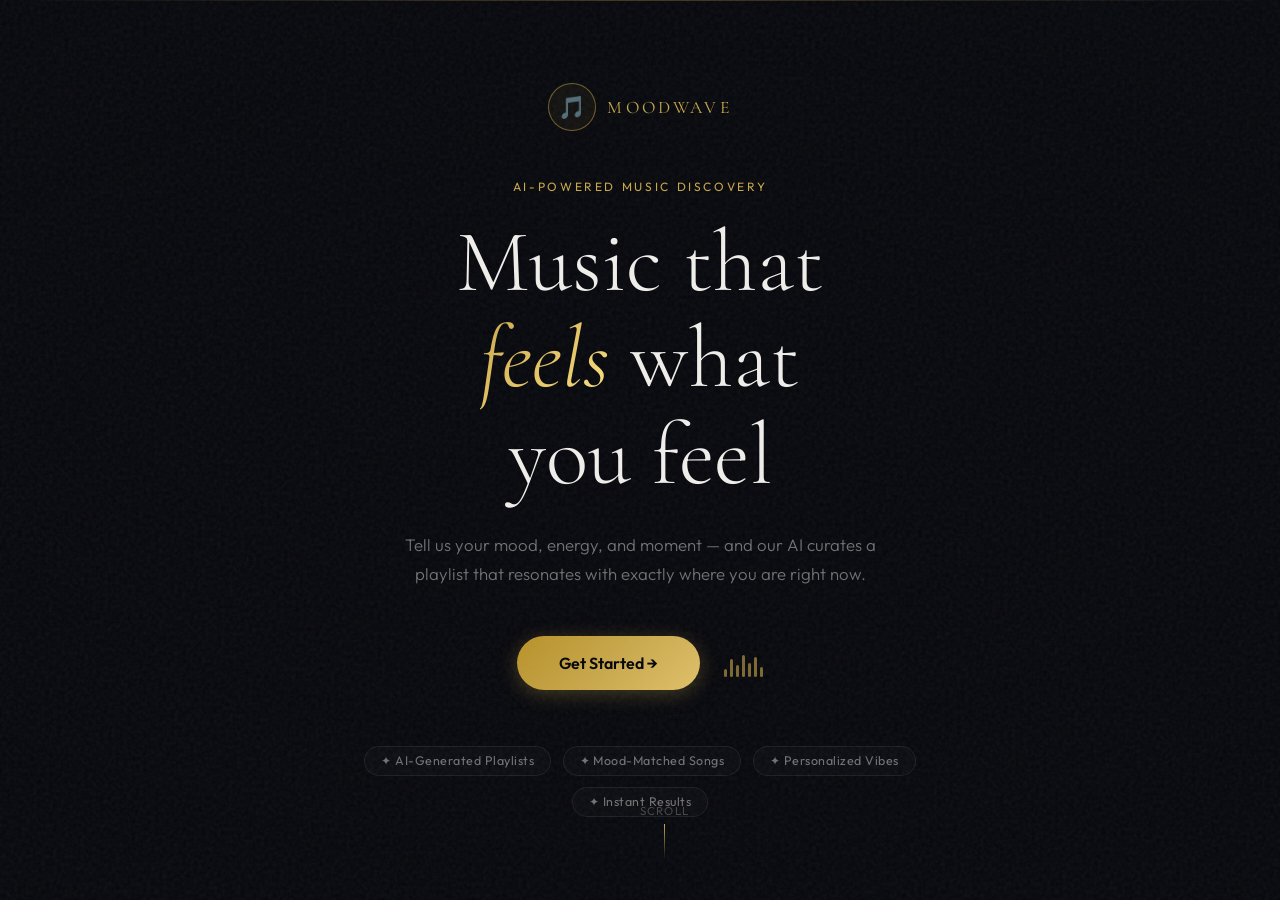
<file: index.html>
<!DOCTYPE html>
<html lang="en">
<head>
  <meta charset="UTF-8"/>
  <meta name="viewport" content="width=device-width, initial-scale=1.0"/>
  <title>MoodWave — Music That Feels You</title>
  <link rel="stylesheet" href="style.css"/>
  <style>
    /* ── LANDING SPECIFIC ── */
    .landing-wrap {
      position: relative; z-index: 1;
      min-height: 100vh;
      display: grid;
      place-items: center;
      padding: 2rem;
    }

    .hero {
      text-align: center;
      max-width: 680px;
      animation: fadeUp 0.9s ease both;
    }

    .logo-mark {
      display: inline-flex;
      align-items: center;
      gap: 0.7rem;
      margin-bottom: 3rem;
      animation: fadeUp 0.6s ease both;
    }

    .logo-ring {
      width: 48px; height: 48px;
      border-radius: 50%;
      border: 1.5px solid rgba(201,168,76,0.5);
      display: grid;
      place-items: center;
      font-size: 1.4rem;
      background: rgba(201,168,76,0.06);
      animation: float 4s ease-in-out infinite;
    }

    .logo-name {
      font-family: var(--font-display);
      font-size: 1.1rem;
      font-weight: 400;
      letter-spacing: 0.18em;
      text-transform: uppercase;
      color: var(--gold);
    }

    .hero-eyebrow {
      font-size: 0.75rem;
      letter-spacing: 0.22em;
      text-transform: uppercase;
      color: var(--gold);
      margin-bottom: 1.2rem;
      opacity: 0.8;
      animation: fadeUp 0.7s ease both 0.1s;
    }

    .hero-title {
      font-family: var(--font-display);
      font-size: clamp(3rem, 8vw, 5.5rem);
      font-weight: 300;
      line-height: 1.1;
      margin-bottom: 1.6rem;
      animation: fadeUp 0.8s ease both 0.15s;
    }

    .hero-title em {
      font-style: italic;
      background: linear-gradient(135deg, var(--gold) 0%, var(--gold2) 60%, #fde68a 100%);
      -webkit-background-clip: text;
      background-clip: text;
      -webkit-text-fill-color: transparent;
    }

    .hero-sub {
      font-size: 1.05rem;
      line-height: 1.75;
      color: var(--muted);
      max-width: 500px;
      margin: 0 auto 3rem;
      font-weight: 300;
      animation: fadeUp 0.8s ease both 0.22s;
    }

    .hero-cta {
      display: flex;
      align-items: center;
      justify-content: center;
      gap: 1rem;
      flex-wrap: wrap;
      animation: fadeUp 0.8s ease both 0.3s;
    }

    .btn-large {
      padding: 1.05rem 2.6rem;
      font-size: 1rem;
    }

    /* floating music notes */
    .notes-decor {
      position: fixed;
      inset: 0;
      pointer-events: none;
      z-index: 0;
      overflow: hidden;
    }

    .note {
      position: absolute;
      font-size: 1.4rem;
      opacity: 0;
      animation: noteFloat 8s ease-in-out infinite;
    }

    @keyframes noteFloat {
      0%   { opacity: 0; transform: translateY(0) rotate(0deg); }
      15%  { opacity: 0.15; }
      85%  { opacity: 0.1; }
      100% { opacity: 0; transform: translateY(-80vh) rotate(20deg); }
    }

    /* Feature pills */
    .feature-pills {
      display: flex;
      justify-content: center;
      gap: 0.7rem;
      flex-wrap: wrap;
      margin-top: 3.5rem;
      animation: fadeUp 0.8s ease both 0.4s;
    }

    .feature-pill {
      padding: 0.4rem 1rem;
      border-radius: 50px;
      border: 1px solid var(--border);
      font-size: 0.78rem;
      color: var(--muted);
      background: rgba(255,255,255,0.02);
      letter-spacing: 0.04em;
    }

    /* Decorative lines */
    .lines-decor {
      position: fixed;
      top: 0; left: 0; right: 0;
      height: 1px;
      background: linear-gradient(90deg, transparent 0%, rgba(201,168,76,0.3) 50%, transparent 100%);
    }

    /* Scroll hint */
    .scroll-hint {
      position: fixed;
      bottom: 2.5rem;
      left: 50%;
      transform: translateX(-50%);
      display: flex;
      flex-direction: column;
      align-items: center;
      gap: 0.4rem;
      font-size: 0.72rem;
      color: var(--muted2);
      letter-spacing: 0.1em;
      text-transform: uppercase;
      animation: fadeUp 1s ease both 0.8s;
      z-index: 1;
    }

    .scroll-hint::after {
      content: '';
      width: 1px;
      height: 36px;
      background: linear-gradient(to bottom, var(--gold), transparent);
      animation: pulse 2s ease infinite;
    }

    @keyframes pulse {
      0%,100% { opacity: 0.4; }
      50%     { opacity: 1; }
    }
  </style>
</head>
<body>

  <!-- Background photo -->
  <div class="bg-photo bg-landing"></div>

  <!-- Orbs -->
  <div class="orb orb-a"></div>
  <div class="orb orb-b"></div>
  <div class="orb orb-c"></div>

  <!-- Top line -->
  <div class="lines-decor"></div>

  <!-- Floating notes -->
  <div class="notes-decor" id="notesDecor"></div>

  <main class="landing-wrap">
    <div class="hero">

      <div class="logo-mark">
        <div class="logo-ring">🎵</div>
        <span class="logo-name">MoodWave</span>
      </div>

      <p class="hero-eyebrow">AI-Powered Music Discovery</p>

      <h1 class="hero-title">
        Music that<br><em>feels</em> what<br>you feel
      </h1>

      <p class="hero-sub">
        Tell us your mood, energy, and moment — and our AI curates
        a playlist that resonates with exactly where you are right now.
      </p>

      <div class="hero-cta">
        <a href="login.html" class="btn btn-gold btn-large">
          Get Started &rarr;
        </a>
        <div class="waveform" style="margin-left:0.5rem;">
          <span></span><span></span><span></span>
          <span></span><span></span><span></span><span></span>
        </div>
      </div>

      <div class="feature-pills">
        <span class="feature-pill">✦ AI-Generated Playlists</span>
        <span class="feature-pill">✦ Mood-Matched Songs</span>
        <span class="feature-pill">✦ Personalized Vibes</span>
        <span class="feature-pill">✦ Instant Results</span>
      </div>

    </div>
  </main>

  <div class="scroll-hint">Scroll</div>

  <script>
    // Spawn floating notes
    const notes = ['♩','♪','♫','♬','𝄞','🎵','🎶'];
    const decor = document.getElementById('notesDecor');
    for (let i = 0; i < 12; i++) {
      const n = document.createElement('span');
      n.className = 'note';
      n.textContent = notes[Math.floor(Math.random() * notes.length)];
      n.style.left = Math.random() * 100 + 'vw';
      n.style.top  = (60 + Math.random() * 40) + 'vh';
      n.style.animationDelay    = (Math.random() * 6) + 's';
      n.style.animationDuration = (6 + Math.random() * 6) + 's';
      n.style.fontSize = (0.9 + Math.random() * 1.4) + 'rem';
      decor.appendChild(n);
    }
  </script>
</body>
</html>
</file>
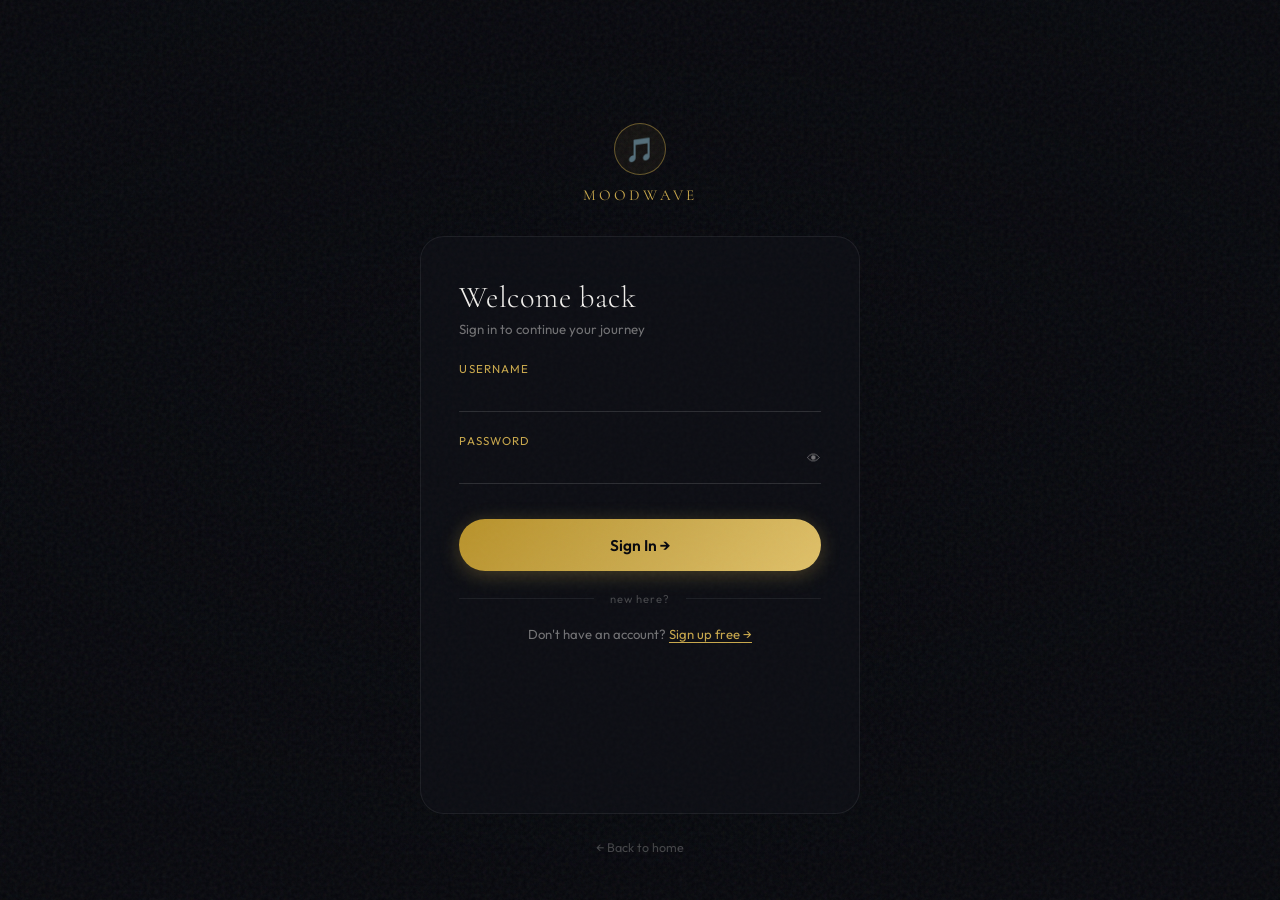
<file: login.html>
<!DOCTYPE html>
<html lang="en">
<head>
  <meta charset="UTF-8"/>
  <meta name="viewport" content="width=device-width, initial-scale=1.0"/>
  <title>MoodWave — Sign In</title>
  <link rel="stylesheet" href="style.css"/>
  <style>
    body {
      display: grid;
      place-items: center;
      min-height: 100vh;
      padding: 1.5rem;
    }

    .auth-outer {
      position: relative; z-index: 1;
      width: 100%;
      max-width: 440px;
      animation: fadeUp 0.7s ease both;
    }

    /* ── LOGO ── */
    .auth-logo {
      text-align: center;
      margin-bottom: 2rem;
    }

    .logo-ring {
      width: 52px; height: 52px;
      border-radius: 50%;
      border: 1.5px solid rgba(201,168,76,0.45);
      display: inline-grid;
      place-items: center;
      font-size: 1.5rem;
      background: rgba(201,168,76,0.06);
      margin-bottom: 0.7rem;
      animation: float 4s ease-in-out infinite;
    }

    .logo-name {
      display: block;
      font-family: var(--font-display);
      font-size: 0.95rem;
      letter-spacing: 0.2em;
      text-transform: uppercase;
      color: var(--gold);
    }

    /* ── CARD ── */
    .auth-card {
      border-radius: 24px;
      padding: 0;
      position: relative;
      overflow: hidden;
    }

    /* Two panels slide horizontally */
    .panels-track {
      display: flex;
      width: 200%;
      transition: transform 0.52s cubic-bezier(0.77,0,0.18,1);
    }

    .panel {
      width: 50%;
      flex-shrink: 0;
      padding: 2.6rem 2.4rem 2.2rem;
    }

    .panels-track.show-signup {
      transform: translateX(-50%);
    }

    /* ── HEADINGS ── */
    .auth-heading {
      font-family: var(--font-display);
      font-size: 1.9rem;
      font-weight: 300;
      margin-bottom: 0.3rem;
      letter-spacing: 0.02em;
    }

    .auth-sub {
      font-size: 0.83rem;
      color: var(--muted);
      margin-bottom: 2rem;
    }

    /* ── INPUT FIELDS ── */
    .input-field {
      position: relative;
      margin-bottom: 1.8rem;
    }

    .input-field input {
      width: 100%;
      background: transparent;
      border: none;
      border-bottom: 1px solid var(--border2);
      padding: 13px 2.2rem 9px 0;
      font-family: var(--font-body);
      font-size: 0.97rem;
      color: var(--text);
      outline: none;
      transition: border-color 0.3s;
    }

    .input-field input:focus {
      border-bottom-color: var(--gold);
    }

    .input-field label {
      position: absolute;
      top: 13px; left: 0;
      font-size: 0.88rem;
      color: var(--muted);
      pointer-events: none;
      transition: all 0.25s ease;
      letter-spacing: 0.04em;
    }

    .input-field input:focus ~ label,
    .input-field input:not(:placeholder-shown) ~ label {
      top: -9px;
      font-size: 0.69rem;
      color: var(--gold);
      letter-spacing: 0.1em;
      text-transform: uppercase;
    }

    .input-field .bar {
      position: absolute;
      bottom: 0; left: 0;
      width: 0; height: 1px;
      background: linear-gradient(90deg, var(--gold), var(--gold2));
      transition: width 0.4s cubic-bezier(0.4,0,0.2,1);
    }

    .input-field input:focus ~ .bar { width: 100%; }

    /* eye toggle */
    .eye-btn {
      position: absolute;
      right: 0; top: 11px;
      background: none; border: none;
      color: var(--muted); cursor: pointer;
      font-size: 0.85rem;
      transition: color 0.2s;
      padding: 0; line-height: 1;
    }
    .eye-btn:hover { color: var(--gold); }

    /* ── SUBMIT BUTTON ── */
    .submit-btn {
      width: 100%;
      justify-content: center;
      padding: 1rem;
      font-size: 0.97rem;
      margin-top: 0.4rem;
    }

    /* ── OR DIVIDER ── */
    .or-divider {
      display: flex; align-items: center; gap: 1rem;
      margin: 1.3rem 0;
      font-size: 0.7rem;
      color: var(--muted2);
      letter-spacing: 0.08em;
    }
    .or-divider::before, .or-divider::after {
      content: ''; flex: 1;
      height: 1px; background: var(--border);
    }

    /* ── SWITCH PROMPT ── */
    .switch-row {
      text-align: center;
      font-size: 0.82rem;
      color: var(--muted);
    }

    .switch-link {
      background: none; border: none;
      color: var(--gold);
      font-family: var(--font-body);
      font-size: 0.82rem;
      cursor: pointer;
      text-decoration: underline;
      text-underline-offset: 3px;
      padding: 0;
      transition: opacity 0.2s;
    }
    .switch-link:hover { opacity: 0.7; }

    /* ── TOASTS ── */
    .error-toast {
      font-size: 0.8rem;
      padding: 0.55rem 0.9rem;
      border-radius: 8px;
      display: none;
      margin-bottom: 1rem;
      line-height: 1.5;
    }
    .error-toast.error {
      color: var(--rose);
      background: rgba(251,113,133,0.08);
      border: 1px solid rgba(251,113,133,0.2);
    }
    .error-toast.success {
      color: #34d399;
      background: rgba(52,211,153,0.08);
      border: 1px solid rgba(52,211,153,0.25);
    }
    .error-toast.show { display: block; animation: fadeIn 0.3s ease; }

    /* ── SAVED ACCOUNTS ── */
    #savedSection {
      margin-top: 0.5rem;
    }

    .saved-users-row {
      display: flex;
      flex-wrap: wrap;
      gap: 0.4rem;
    }

    .saved-badge {
      display: inline-flex;
      align-items: center;
      gap: 0.35rem;
      padding: 0.3rem 0.8rem;
      border-radius: 50px;
      border: 1px solid var(--border);
      background: rgba(201,168,76,0.05);
      font-size: 0.74rem;
      color: var(--gold);
      cursor: pointer;
      transition: all 0.2s;
      font-family: var(--font-body);
    }
    .saved-badge:hover {
      background: rgba(201,168,76,0.13);
      border-color: rgba(201,168,76,0.4);
      transform: translateY(-1px);
    }

    /* ── PASSWORD STRENGTH ── */
    .strength-bar {
      display: flex;
      gap: 4px;
      margin-top: -1.4rem;
      margin-bottom: 1.5rem;
    }
    .strength-seg {
      flex: 1; height: 3px;
      border-radius: 2px;
      background: var(--border2);
      transition: background 0.35s;
    }

    /* ── PAGE FOOTER ── */
    .auth-page-footer {
      text-align: center;
      margin-top: 1.4rem;
    }
    .auth-page-footer a {
      font-size: 0.78rem;
      color: var(--muted2);
      text-decoration: none;
      transition: color 0.2s;
    }
    .auth-page-footer a:hover { color: var(--gold); }

    /* shake */
    .shake { animation: shake 0.42s ease !important; }
    @keyframes shake {
      0%,100% { transform: translateX(0); }
      20%      { transform: translateX(-9px); }
      60%      { transform: translateX(9px); }
      80%      { transform: translateX(-4px); }
    }
  </style>
</head>
<body>

  <!-- Background photo -->
  <div class="bg-photo bg-landing"></div>

  <div class="orb orb-a"></div>
  <div class="orb orb-b"></div>

  <div class="auth-outer">

    <!-- Logo -->
    <div class="auth-logo">
      <div class="logo-ring">🎵</div>
      <span class="logo-name">MoodWave</span>
    </div>

    <!-- Auth Card -->
    <div class="glass auth-card" id="authCard">
      <div class="panels-track" id="panelsTrack">

        <!-- ═══════════════════════════
             PANEL 1 — LOGIN
        ═══════════════════════════ -->
        <div class="panel" id="loginPanel">

          <h2 class="auth-heading">Welcome back</h2>
          <p class="auth-sub">Sign in to continue your journey</p>

          <!-- Toast -->
          <div class="error-toast error" id="loginToast"></div>

          <!-- Username -->
          <div class="input-field">
            <input type="text" id="loginUsername" placeholder=" " autocomplete="username"/>
            <label for="loginUsername">Username</label>
            <div class="bar"></div>
          </div>

          <!-- Password -->
          <div class="input-field">
            <input type="password" id="loginPassword" placeholder=" " autocomplete="current-password"/>
            <label for="loginPassword">Password</label>
            <div class="bar"></div>
            <button class="eye-btn" type="button" onclick="togglePass('loginPassword', this)">👁</button>
          </div>

          <button class="btn btn-gold submit-btn" onclick="handleLogin()">
            Sign In &rarr;
          </button>

          <!-- Saved accounts quick-fill -->
          <div id="savedSection" style="display:none;">
            <div class="or-divider">saved accounts</div>
            <div class="saved-users-row" id="savedUsersRow"></div>
          </div>

          <div class="or-divider">new here?</div>

          <div class="switch-row">
            Don't have an account?
            <button class="switch-link" onclick="showPanel('signup')">Sign up free →</button>
          </div>

        </div>

        <!-- ═══════════════════════════
             PANEL 2 — SIGN UP
        ═══════════════════════════ -->
        <div class="panel" id="signupPanel">

          <h2 class="auth-heading">Create account</h2>
          <p class="auth-sub">Fill in your details to get started</p>

          <div class="error-toast error"   id="signupToast"></div>
          <div class="error-toast success" id="signupSuccess"></div>

          <!-- Username -->
          <div class="input-field">
            <input type="text" id="suUsername" placeholder=" " autocomplete="username"/>
            <label for="suUsername">Username</label>
            <div class="bar"></div>
          </div>

          <!-- Email -->
          <div class="input-field">
            <input type="email" id="suEmail" placeholder=" " autocomplete="email"/>
            <label for="suEmail">Email Address</label>
            <div class="bar"></div>
          </div>

          <!-- Phone -->
          <div class="input-field">
            <input type="tel" id="suPhone" placeholder=" " autocomplete="tel"/>
            <label for="suPhone">Phone Number</label>
            <div class="bar"></div>
          </div>

          <!-- Password -->
          <div class="input-field">
            <input type="password" id="suPassword" placeholder=" "
              autocomplete="new-password"
              oninput="checkStrength(this.value)"/>
            <label for="suPassword">Password</label>
            <div class="bar"></div>
            <button class="eye-btn" type="button" onclick="togglePass('suPassword', this)">👁</button>
          </div>

          <!-- Strength bar -->
          <div class="strength-bar">
            <div class="strength-seg" id="s1"></div>
            <div class="strength-seg" id="s2"></div>
            <div class="strength-seg" id="s3"></div>
            <div class="strength-seg" id="s4"></div>
          </div>

          <button class="btn btn-gold submit-btn" onclick="handleSignup()">
            Create Account &rarr;
          </button>

          <div class="or-divider"></div>

          <div class="switch-row">
            Already have an account?
            <button class="switch-link" onclick="showPanel('login')">← Sign in</button>
          </div>

        </div>

      </div>
    </div><!-- /auth-card -->

    <div class="auth-page-footer">
      <a href="index.html">← Back to home</a>
    </div>

  </div>

  <script>
  /* ───────────────────────────────────────────
     STORAGE  (localStorage → persist across sessions)
  ─────────────────────────────────────────── */
  const DB_KEY = 'mw_users';

  function getUsers() {
    try { return JSON.parse(localStorage.getItem(DB_KEY)) || []; }
    catch { return []; }
  }

  function saveUsers(arr) {
    localStorage.setItem(DB_KEY, JSON.stringify(arr));
  }

  function findUser(username) {
    return getUsers().find(u => u.username.toLowerCase() === username.trim().toLowerCase());
  }

  function registerUser(data) {
    const users = getUsers();
    users.push(data);
    saveUsers(users);
  }

  /* ───────────────────────────────────────────
     PANEL SWITCHING
  ─────────────────────────────────────────── */
  function showPanel(which) {
    const track = document.getElementById('panelsTrack');
    track.classList.toggle('show-signup', which === 'signup');
    clearAllToasts();
  }

  function clearAllToasts() {
    ['loginToast','signupToast','signupSuccess'].forEach(id => {
      const el = document.getElementById(id);
      el.classList.remove('show');
      el.textContent = '';
    });
  }

  /* ───────────────────────────────────────────
     LOGIN
  ─────────────────────────────────────────── */
  function handleLogin() {
    const username = document.getElementById('loginUsername').value.trim();
    const password = document.getElementById('loginPassword').value;
    const toast    = document.getElementById('loginToast');
    const card     = document.getElementById('authCard');

    toast.classList.remove('show');

    if (!username || !password) {
      showToast(toast, 'error', '⚠️ Please enter your username and password.');
      wiggle(card); return;
    }

    const user = findUser(username);

    if (!user) {
      showToast(toast, 'error', '⚠️ No account found with that username. Sign up first!');
      wiggle(card); return;
    }

    if (user.password !== password) {
      showToast(toast, 'error', '⚠️ Incorrect password. Please try again.');
      wiggle(card); return;
    }

    // ✅ Logged in — save session
    sessionStorage.setItem('mw_user',  user.username);
    sessionStorage.setItem('mw_email', user.email);
    sessionStorage.setItem('mw_phone', user.phone);

    showToast(toast, 'success', `✅ Welcome back, ${user.username}! Taking you in…`);
    toast.classList.remove('error');
    toast.classList.add('success');

    setTimeout(() => fadeOut(() => window.location.href = 'mood.html'), 900);
  }

  /* ───────────────────────────────────────────
     SIGN UP
  ─────────────────────────────────────────── */
  function handleSignup() {
    const username = document.getElementById('suUsername').value.trim();
    const email    = document.getElementById('suEmail').value.trim();
    const phone    = document.getElementById('suPhone').value.trim();
    const password = document.getElementById('suPassword').value;
    const errorEl  = document.getElementById('signupToast');
    const successEl= document.getElementById('signupSuccess');
    const card     = document.getElementById('authCard');

    clearAllToasts();

    // ── Validation ──
    if (!username || !email || !phone || !password) {
      showToast(errorEl, 'error', '⚠️ All four fields are required to continue.');
      wiggle(card); return;
    }
    if (username.length < 3) {
      showToast(errorEl, 'error', '⚠️ Username must be at least 3 characters.'); return;
    }
    if (!isValidEmail(email)) {
      showToast(errorEl, 'error', '⚠️ Please enter a valid email address.'); return;
    }
    if (!isValidPhone(phone)) {
      showToast(errorEl, 'error', '⚠️ Enter a valid phone number (7–15 digits).'); return;
    }
    if (password.length < 6) {
      showToast(errorEl, 'error', '⚠️ Password must be at least 6 characters.'); return;
    }
    if (findUser(username)) {
      showToast(errorEl, 'error', '⚠️ That username is already taken. Try another.'); return;
    }

    // ── Save to localStorage ──
    registerUser({ username, email, phone, password });

    // Show success
    showToast(successEl, 'success', `✅ Account created! Switching to sign in…`);

    setTimeout(() => {
      // Pre-fill the login username field
      document.getElementById('loginUsername').value = username;
      document.getElementById('loginPassword').value = '';

      // Clear signup fields
      ['suUsername','suEmail','suPhone','suPassword'].forEach(id => {
        document.getElementById(id).value = '';
      });
      resetStrength();
      clearAllToasts();

      // Switch to login panel
      showPanel('login');
      refreshSavedUsers();

      // Friendly login prompt
      const lt = document.getElementById('loginToast');
      lt.className = 'error-toast success show';
      lt.textContent = `✅ Hi ${username}! Now enter your password to sign in.`;
    }, 1500);
  }

  /* ───────────────────────────────────────────
     SAVED ACCOUNTS (quick-fill)
  ─────────────────────────────────────────── */
  function refreshSavedUsers() {
    const users   = getUsers();
    const section = document.getElementById('savedSection');
    const row     = document.getElementById('savedUsersRow');

    if (users.length === 0) { section.style.display = 'none'; return; }

    section.style.display = 'block';
    row.innerHTML = '';

    users.forEach(u => {
      const badge = document.createElement('button');
      badge.className = 'saved-badge';
      badge.textContent = '👤 ' + u.username;
      badge.title = u.email;
      badge.onclick = () => {
        document.getElementById('loginUsername').value = u.username;
        document.getElementById('loginPassword').focus();
      };
      row.appendChild(badge);
    });
  }

  /* ───────────────────────────────────────────
     PASSWORD STRENGTH
  ─────────────────────────────────────────── */
  function checkStrength(val) {
    let score = 0;
    if (val.length >= 6)                      score++;
    if (val.length >= 10)                     score++;
    if (/[A-Z]/.test(val) || /\d/.test(val)) score++;
    if (/[^a-zA-Z0-9]/.test(val))            score++;

    const palette = ['#f87171','#fb923c','#facc15','#34d399'];
    ['s1','s2','s3','s4'].forEach((id, i) => {
      document.getElementById(id).style.background =
        i < score ? palette[score - 1] : 'var(--border2)';
    });
  }

  function resetStrength() {
    ['s1','s2','s3','s4'].forEach(id => {
      document.getElementById(id).style.background = 'var(--border2)';
    });
  }

  /* ───────────────────────────────────────────
     HELPERS
  ─────────────────────────────────────────── */
  function showToast(el, type, msg) {
    el.className = 'error-toast ' + type + ' show';
    el.textContent = msg;
  }

  function wiggle(el) {
    el.classList.add('shake');
    setTimeout(() => el.classList.remove('shake'), 450);
  }

  function fadeOut(cb) {
    const el = document.querySelector('.auth-outer');
    el.style.transition = 'all 0.4s ease';
    el.style.opacity    = '0';
    el.style.transform  = 'translateY(-14px)';
    setTimeout(cb, 420);
  }

  function togglePass(inputId, btn) {
    const inp = document.getElementById(inputId);
    if (inp.type === 'password') { inp.type = 'text'; btn.textContent = '🙈'; }
    else                         { inp.type = 'password'; btn.textContent = '👁'; }
  }

  function isValidEmail(e)  { return /^[^\s@]+@[^\s@]+\.[^\s@]+$/.test(e); }
  function isValidPhone(p)  { return /^\+?[\d\s\-(). ]{7,15}$/.test(p); }

  /* ───────────────────────────────────────────
     KEYBOARD — Enter key submits active panel
  ─────────────────────────────────────────── */
  document.addEventListener('keydown', e => {
    if (e.key !== 'Enter') return;
    const isSignup = document.getElementById('panelsTrack').classList.contains('show-signup');
    isSignup ? handleSignup() : handleLogin();
  });

  /* ───────────────────────────────────────────
     INIT
  ─────────────────────────────────────────── */
  // Skip login if already in session
  if (sessionStorage.getItem('mw_user')) {
    window.location.href = 'mood.html';
  }

  // Load saved user badges
  refreshSavedUsers();
  </script>
</body>
</html>
</file>
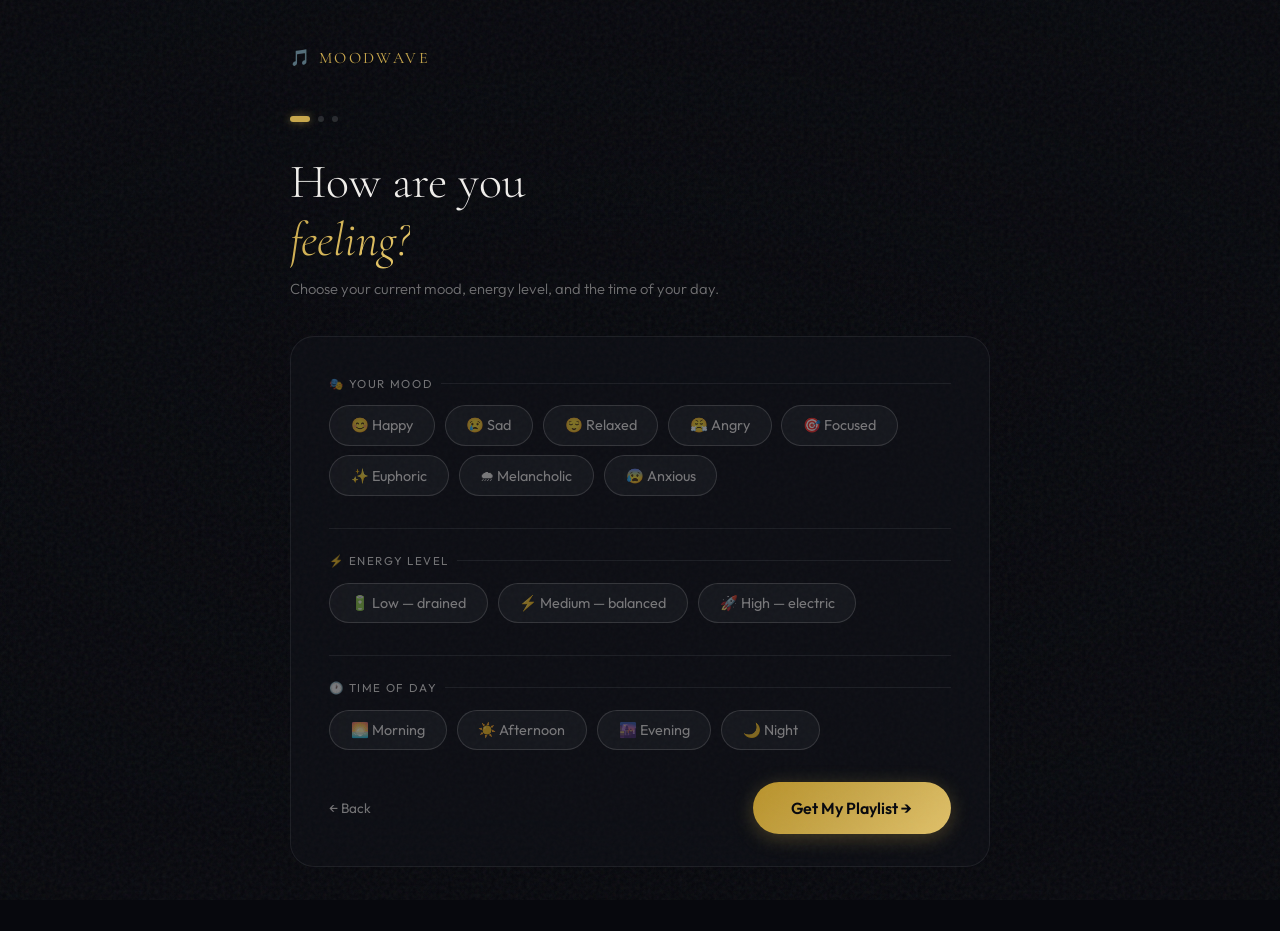
<file: mood.html>
<!DOCTYPE html>
<html lang="en">
<head>
  <meta charset="UTF-8"/>
  <meta name="viewport" content="width=device-width, initial-scale=1.0"/>
  <title>MoodWave — How Are You Feeling?</title>
  <link rel="stylesheet" href="style.css"/>
  <style>
    .mood-page {
      position: relative; z-index: 1;
      min-height: 100vh;
      display: flex;
      flex-direction: column;
      align-items: center;
      justify-content: flex-start;
      padding: 3rem 1.5rem 4rem;
    }

    .mood-inner {
      width: 100%;
      max-width: 700px;
    }

    /* ── NAV ── */
    .top-nav {
      display: flex;
      align-items: center;
      justify-content: space-between;
      margin-bottom: 3rem;
      animation: fadeUp 0.5s ease both;
    }

    .nav-logo {
      font-family: var(--font-display);
      font-size: 1rem;
      letter-spacing: 0.15em;
      text-transform: uppercase;
      color: var(--gold);
      display: flex;
      align-items: center;
      gap: 0.5rem;
    }

    /* ── HEADER ── */
    .mood-header {
      margin-bottom: 2.4rem;
      animation: fadeUp 0.6s ease both 0.08s;
    }

    .mood-header h1 {
      font-family: var(--font-display);
      font-size: clamp(2rem, 5vw, 3rem);
      font-weight: 300;
      line-height: 1.2;
      margin-bottom: 0.6rem;
    }

    .mood-header p {
      font-size: 0.92rem;
      color: var(--muted);
      font-weight: 300;
    }

    /* ── CARD ── */
    .mood-card {
      border-radius: 24px;
      padding: 2.4rem 2.4rem 2rem;
      animation: fadeUp 0.7s ease both 0.14s;
    }

    /* ── SECTION ── */
    .selector-section {
      margin-bottom: 2rem;
    }

    .selector-label {
      font-size: 0.72rem;
      letter-spacing: 0.14em;
      text-transform: uppercase;
      color: var(--muted);
      margin-bottom: 0.9rem;
      display: flex;
      align-items: center;
      gap: 0.5rem;
    }

    .selector-label::after {
      content: '';
      flex: 1;
      height: 1px;
      background: var(--border);
    }

    .pill-group {
      display: flex;
      flex-wrap: wrap;
      gap: 0.6rem;
    }

    /* ── PROGRESS DOTS ── */
    .progress-dots {
      display: flex;
      gap: 0.5rem;
      margin-bottom: 2rem;
      animation: fadeUp 0.5s ease both 0.05s;
    }

    .dot {
      width: 6px; height: 6px;
      border-radius: 50%;
      background: var(--border2);
      transition: all 0.3s ease;
    }

    .dot.filled {
      background: var(--gold);
      box-shadow: 0 0 8px rgba(201,168,76,0.5);
      width: 20px;
      border-radius: 3px;
    }

    /* ── FOOTER ── */
    .mood-footer {
      display: flex;
      align-items: center;
      justify-content: space-between;
      margin-top: 2rem;
      flex-wrap: wrap;
      gap: 1rem;
    }

    .mood-footer .btn {
      padding: 1rem 2.4rem;
      font-size: 1rem;
    }

    /* ── GENRE SELECT ── */
    .genre-note {
      font-size: 0.8rem;
      color: var(--muted);
      font-style: italic;
    }

    /* ── VALIDATION ── */
    #val-error { margin-bottom: 0; margin-top: 0.5rem; }

    /* ── GREETING ── */
    #greeting {
      font-size: 0.82rem;
      color: var(--muted);
    }

    /* ── BG TRANSITION ── */
    #bgPhoto {
      transition: opacity 0.5s ease;
    }
  </style>
</head>
<body>

  <div class="bg-photo bg-landing" id="bgPhoto"></div>

  <div class="orb orb-a"></div>
  <div class="orb orb-b"></div>
  <div class="orb orb-c"></div>

  <main class="mood-page">
    <div class="mood-inner">

      <!-- Top nav -->
      <nav class="top-nav">
        <div class="nav-logo">🎵 MoodWave</div>
        <span id="greeting"></span>
      </nav>

      <!-- Progress dots -->
      <div class="progress-dots">
        <div class="dot filled" id="dot1"></div>
        <div class="dot" id="dot2"></div>
        <div class="dot" id="dot3"></div>
      </div>

      <!-- Header -->
      <div class="mood-header">
        <h1>How are you<br><em style="font-style:italic;background:linear-gradient(135deg,var(--gold),var(--gold2));-webkit-background-clip:text;background-clip:text;-webkit-text-fill-color:transparent;">feeling?</em></h1>
        <p>Choose your current mood, energy level, and the time of your day.</p>
      </div>

      <!-- Card -->
      <div class="glass mood-card">

        <!-- Mood -->
        <div class="selector-section">
          <div class="selector-label">🎭 Your Mood</div>
          <div class="pill-group" id="moodGroup">
            <button class="pill-btn" data-val="happy">😊 Happy</button>
            <button class="pill-btn" data-val="sad">😢 Sad</button>
            <button class="pill-btn" data-val="relaxed">😌 Relaxed</button>
            <button class="pill-btn" data-val="angry">😤 Angry</button>
            <button class="pill-btn" data-val="focused">🎯 Focused</button>
            <button class="pill-btn" data-val="euphoric">✨ Euphoric</button>
            <button class="pill-btn" data-val="melancholic">🌧 Melancholic</button>
            <button class="pill-btn" data-val="anxious">😰 Anxious</button>
          </div>
        </div>

        <div class="divider"></div>

        <!-- Energy -->
        <div class="selector-section">
          <div class="selector-label">⚡ Energy Level</div>
          <div class="pill-group" id="energyGroup">
            <button class="pill-btn" data-val="low">🔋 Low — drained</button>
            <button class="pill-btn" data-val="medium">⚡ Medium — balanced</button>
            <button class="pill-btn" data-val="high">🚀 High — electric</button>
          </div>
        </div>

        <div class="divider"></div>

        <!-- Time -->
        <div class="selector-section">
          <div class="selector-label">🕐 Time of Day</div>
          <div class="pill-group" id="timeGroup">
            <button class="pill-btn" data-val="morning">🌅 Morning</button>
            <button class="pill-btn" data-val="afternoon">☀️ Afternoon</button>
            <button class="pill-btn" data-val="evening">🌆 Evening</button>
            <button class="pill-btn" data-val="night">🌙 Night</button>
          </div>
        </div>

        <!-- Error -->
        <div class="error-toast" id="val-error">
          Please select one option from each category before continuing.
        </div>

        <!-- Footer -->
        <div class="mood-footer">
          <button class="back-link" onclick="window.location.href='login.html'">
            ← Back
          </button>
          <button class="btn btn-gold" onclick="proceed()">
            Get My Playlist &rarr;
          </button>
        </div>

      </div>

    </div>
  </main>

  <script src="script.js"></script>
  <script>
    // Greeting
    const user = sessionStorage.getItem('mw_user');
    if (user) {
      document.getElementById('greeting').textContent = 'Hey, ' + user + ' 👋';
    }

    // Pill selector logic
    let sel = { mood: null, energy: null, time: null };

    const MOOD_BG_CLASSES = ['bg-happy','bg-sad','bg-relaxed','bg-angry','bg-focused','bg-euphoric','bg-melancholic','bg-anxious'];

    function setMoodBackground(mood) {
      const bg = document.getElementById('bgPhoto');
      // Fade out, swap, fade in
      bg.style.opacity = '0';
      setTimeout(() => {
        MOOD_BG_CLASSES.forEach(c => bg.classList.remove(c));
        bg.classList.remove('bg-landing');
        if (mood) bg.classList.add('bg-' + mood);
        else bg.classList.add('bg-landing');
        bg.style.opacity = '1';
      }, 350);
    }

    function makePillGroup(groupId, key, dotId) {
      const group = document.getElementById(groupId);
      group.querySelectorAll('.pill-btn').forEach(btn => {
        btn.addEventListener('click', function () {
          group.querySelectorAll('.pill-btn').forEach(b => b.classList.remove('active'));
          this.classList.add('active');
          sel[key] = this.dataset.val;
          if (key === 'mood') setMoodBackground(sel.mood);
          updateDots();
        });
      });
    }

    makePillGroup('moodGroup',   'mood',   'dot1');
    makePillGroup('energyGroup', 'energy', 'dot2');
    makePillGroup('timeGroup',   'time',   'dot3');

    function updateDots() {
      const count = [sel.mood, sel.energy, sel.time].filter(Boolean).length;
      document.getElementById('dot1').classList.toggle('filled', count >= 1);
      document.getElementById('dot2').classList.toggle('filled', count >= 2);
      document.getElementById('dot3').classList.toggle('filled', count >= 3);
    }

    function proceed() {
      if (!sel.mood || !sel.energy || !sel.time) {
        document.getElementById('val-error').classList.add('show');
        return;
      }
      document.getElementById('val-error').classList.remove('show');

      const params = new URLSearchParams({
        mood:   sel.mood,
        energy: sel.energy,
        time:   sel.time
      });

      // Fade out
      document.querySelector('.mood-inner').style.opacity = '0';
      document.querySelector('.mood-inner').style.transform = 'translateY(-12px)';
      document.querySelector('.mood-inner').style.transition = 'all 0.4s ease';

      setTimeout(() => {
        window.location.href = 'result.html?' + params.toString();
      }, 420);
    }
  </script>
</body>
</html>
</file>
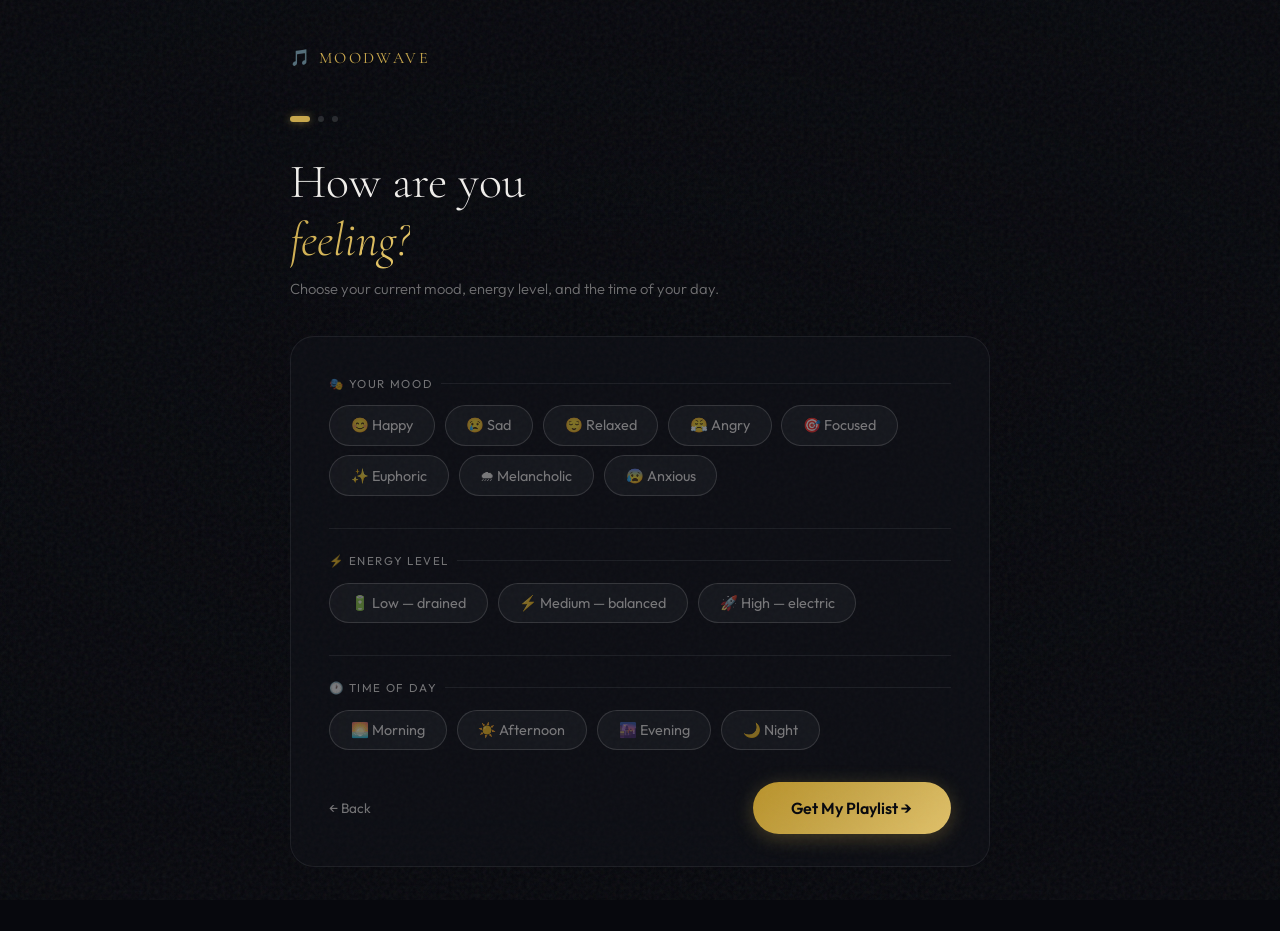
<file: result.html>
<!DOCTYPE html>
<html lang="en">
<head>
  <meta charset="UTF-8"/>
  <meta name="viewport" content="width=device-width, initial-scale=1.0"/>
  <title>MoodWave — Your Playlist</title>
  <link rel="stylesheet" href="style.css"/>
  <style>

    /* ══ LAYOUT ══════════════════════════════════════ */
    .result-page {
      position: relative; z-index: 1;
      min-height: 100vh;
      display: flex; flex-direction: column; align-items: center;
      padding: 3rem 1.5rem 10rem;
    }
    .result-inner { width: 100%; max-width: 680px; }

    /* ══ NAV ══════════════════════════════════════════ */
    .top-nav {
      display: flex; align-items: center; justify-content: space-between;
      margin-bottom: 2.5rem; animation: fadeUp 0.5s ease both;
    }
    .nav-logo {
      font-family: var(--font-display); font-size: 1rem;
      letter-spacing: 0.15em; text-transform: uppercase;
      color: var(--gold); display: flex; align-items: center; gap: 0.5rem;
    }

    /* ══ HEADING CARD ════════════════════════════════ */
    .heading-wrap {
      background: rgba(10,11,18,0.80);
      border: 1px solid rgba(255,255,255,0.07);
      backdrop-filter: blur(24px); -webkit-backdrop-filter: blur(24px);
      border-radius: 20px; padding: 1.4rem 1.6rem 1.2rem;
      margin-bottom: 1.2rem; animation: fadeUp 0.6s ease both 0.06s;
    }
    .mood-badge-row { display: flex; align-items: center; gap: 1rem; margin-bottom: 1rem; flex-wrap: wrap; }
    .mood-badge {
      display: inline-flex; align-items: center; gap: 0.5rem;
      padding: 0.4rem 1rem; border-radius: 50px;
      font-size: 0.8rem; font-weight: 500; border: 1px solid;
    }
    .result-heading {
      font-family: var(--font-display);
      font-size: clamp(2rem,5vw,2.8rem); font-weight: 300; margin-bottom: 0.3rem;
    }
    .result-sub { font-size: 0.87rem; color: var(--muted); }

    /* ══ SECTION LABEL ═══════════════════════════════ */
    .section-label {
      font-size: 0.7rem; letter-spacing: 0.15em; text-transform: uppercase;
      color: var(--muted); margin-bottom: 0.9rem;
      display: flex; align-items: center; gap: 0.6rem;
    }
    .section-label::after { content:''; flex:1; height:1px; background:var(--border); }

    /* ══ PLAYLIST CARD ═══════════════════════════════ */
    .playlist-wrap {
      background: rgba(10,11,18,0.82);
      border: 1px solid rgba(255,255,255,0.08);
      backdrop-filter: blur(28px); -webkit-backdrop-filter: blur(28px);
      border-radius: 20px; padding: 1.6rem 1.6rem 1.2rem;
      margin-bottom: 1.5rem; animation: fadeUp 0.6s ease both 0.12s;
    }
    #song-list { display: flex; flex-direction: column; gap: 0.55rem; }

    /* ══ SONG CARD ═══════════════════════════════════ */
    .song-card {
      display: flex; align-items: center; gap: 0.9rem;
      padding: 0.85rem 1rem; border-radius: 14px;
      background: rgba(255,255,255,0.028); border: 1px solid var(--border);
      transition: all 0.22s ease; position: relative; overflow: hidden;
      cursor: pointer; animation: fadeUp 0.4s ease both;
      text-decoration: none;
    }
    .song-card::before {
      content:''; position:absolute; inset:0;
      background: linear-gradient(135deg, rgba(201,168,76,0.07), transparent);
      opacity:0; transition: opacity 0.25s;
    }
    .song-card:hover                { border-color: rgba(201,168,76,0.3); transform: translateX(3px); }
    .song-card:hover::before        { opacity: 1; }
    .song-card.active               { border-color: rgba(201,168,76,0.55); background: rgba(201,168,76,0.07); }
    .song-card.active::before       { opacity: 1; }

    /* art */
    .art-wrap { position:relative; flex-shrink:0; width:50px; height:50px; }
    .song-art, .art-ph {
      width:50px; height:50px; border-radius:10px;
      border: 1px solid var(--border); display:block;
    }
    .song-art { object-fit:cover; }
    .art-ph   { background: rgba(255,255,255,0.05); display:grid; place-items:center; font-size:1.25rem; }

    /* hover overlay — opens Last.fm page */
    .play-ov {
      position:absolute; inset:0; border-radius:10px;
      background: rgba(0,0,0,0.62);
      display:grid; place-items:center;
      font-size:0.85rem; color:#fff;
      opacity:0; transition: opacity 0.18s;
    }
    .song-card:hover .play-ov,
    .song-card.active .play-ov { opacity:1; }

    /* text */
    .song-info { flex:1; min-width:0; }
    .song-title  { font-weight:500; font-size:0.92rem; white-space:nowrap; overflow:hidden; text-overflow:ellipsis; margin-bottom:0.15rem; }
    .song-artist { font-size:0.77rem; color:var(--muted); white-space:nowrap; overflow:hidden; text-overflow:ellipsis; }

    /* right col */
    .song-right { display:flex; flex-direction:column; align-items:flex-end; gap:0.3rem; flex-shrink:0; }
    .lfm-tag {
      font-size:0.65rem; padding:0.2rem 0.55rem; border-radius:50px;
      background:rgba(201,168,76,0.1); color:var(--gold);
      border:1px solid rgba(201,168,76,0.25); white-space:nowrap;
    }

    /* ══ SKELETON ════════════════════════════════════ */
    .skeleton{background:linear-gradient(90deg,rgba(255,255,255,0.04) 25%,rgba(255,255,255,0.09) 50%,rgba(255,255,255,0.04) 75%);background-size:200% 100%;animation:shimmer 1.5s infinite;border-radius:var(--r);}
    .sk-row{height:68px;margin-bottom:0.55rem;}
    @keyframes shimmer{0%{background-position:200% 0;}100%{background-position:-200% 0;}}

    /* stagger */
    .song-card:nth-child(1){animation-delay:0.10s;}
    .song-card:nth-child(2){animation-delay:0.16s;}
    .song-card:nth-child(3){animation-delay:0.22s;}
    .song-card:nth-child(4){animation-delay:0.28s;}
    .song-card:nth-child(5){animation-delay:0.34s;}

    /* ══ API STATUS BADGE ════════════════════════════ */
    .api-badge {
      display:inline-flex; align-items:center; gap:0.4rem;
      font-size:0.65rem; color:var(--muted2);
      padding:0.2rem 0.6rem; border-radius:50px;
      border:1px solid var(--border); background:rgba(255,255,255,0.02);
      margin-left:0.5rem;
    }
    .api-dot { width:5px; height:5px; border-radius:50%; background:var(--teal); animation:pulseDot 1.5s ease-in-out infinite; }
    @keyframes pulseDot { 0%,100%{transform:scale(1);opacity:1;} 50%{transform:scale(1.6);opacity:0.5;} }

    /* ══ AI INSIGHT ══════════════════════════════════ */
    .ai-glass {
      border-radius:20px; padding:1.8rem;
      background:rgba(10,11,18,0.82) !important;
      border:1px solid rgba(255,255,255,0.08) !important;
      animation:fadeUp 0.7s ease both 0.3s;
    }
    .ai-loading { display:flex; align-items:center; gap:0.8rem; color:var(--muted); font-size:0.9rem; }
    .ai-label   { font-size:0.68rem; letter-spacing:0.14em; text-transform:uppercase; color:var(--gold); margin-bottom:0.4rem; }
    .ai-text    { font-size:0.92rem; line-height:1.75; color:var(--text); font-weight:300; }
    .info-grid  { display:grid; grid-template-columns:1fr 1fr; gap:1rem; margin-bottom:1.2rem; }

    /* ══ ACTION ROW ══════════════════════════════════ */
    .action-row {
      display:flex; gap:0.8rem; margin-top:1.5rem;
      animation:fadeUp 0.7s ease both 0.38s; flex-wrap:wrap;
    }
    .action-row .btn { flex:1; min-width:130px; justify-content:center; padding:0.9rem 1rem; }

    /* header waveform */
    .header-wave { display:flex; align-items:flex-end; gap:3px; height:20px; }
    .header-wave span { display:block; width:3px; background:linear-gradient(to top,var(--gold),var(--gold2)); border-radius:2px; animation:wave 1.2s ease-in-out infinite; }
    .header-wave span:nth-child(1){height:6px; animation-delay:0s;}
    .header-wave span:nth-child(2){height:14px;animation-delay:0.10s;}
    .header-wave span:nth-child(3){height:9px; animation-delay:0.20s;}
    .header-wave span:nth-child(4){height:18px;animation-delay:0.30s;}
    .header-wave span:nth-child(5){height:11px;animation-delay:0.15s;}

    /* ══ NO-PREVIEW NOTICE ═══════════════════════════ */
    .no-preview-notice {
      font-size:0.78rem; color:var(--muted); text-align:center;
      padding:0.6rem 1rem; background:rgba(255,255,255,0.03);
      border-radius:10px; border:1px solid var(--border);
      margin-top:0.6rem; line-height:1.6;
    }
    .no-preview-notice a { color:var(--gold); text-decoration:none; }
    .no-preview-notice a:hover { text-decoration:underline; }

    .ai-section { margin-top:0; }

    @media(max-width:600px){
      .info-grid{grid-template-columns:1fr;}
    }
  </style>
</head>
<body>

  <div class="bg-photo bg-landing" id="bgPhoto"></div>
  <div class="orb orb-a"></div>
  <div class="orb orb-b"></div>
  <div class="orb orb-c"></div>

  <!-- ══ MAIN CONTENT ══════════════════════════════════════ -->
  <main class="result-page">
    <div class="result-inner">

      <nav class="top-nav">
        <div class="nav-logo">🎵 MoodWave</div>
        <button class="back-link" onclick="window.location.href='mood.html'">← Change Mood</button>
      </nav>

      <div class="heading-wrap">
        <div class="mood-badge-row">
          <div class="mood-badge" id="moodBadge">—</div>
          <div class="header-wave"><span></span><span></span><span></span><span></span><span></span></div>
          <span class="api-badge"><span class="api-dot"></span>Last.fm API</span>
        </div>
        <h1 class="result-heading">Your Playlist 🎶</h1>
        <p class="result-sub" id="resultSub">Curated just for your vibe.</p>
      </div>

      <div class="playlist-wrap">
        <div class="section-label" style="margin-bottom:1rem;">
          🎧 Recommended Songs
          <span style="color:var(--gold);font-size:0.61rem;text-transform:none;letter-spacing:0;margin-left:0.2rem;">(click a track to open on Last.fm)</span>
        </div>
        <div id="song-list">
          <div class="skeleton sk-row"></div>
          <div class="skeleton sk-row"></div>
          <div class="skeleton sk-row"></div>
          <div class="skeleton sk-row"></div>
          <div class="skeleton sk-row"></div>
        </div>

        <!-- Last.fm doesn't give audio previews via free API -->
        <div class="no-preview-notice" id="noPreviewNotice" style="display:none;">
          ℹ️ Audio previews aren't available via the Last.fm free API.
          Click any song card to open it on
          <a href="https://www.last.fm" target="_blank" rel="noopener">Last.fm</a>
          and listen in full.
        </div>
      </div>

      <div class="ai-section">
        <div class="section-label">✦ AI Insight</div>
        <div class="glass ai-glass">
          <div id="ai-loading" class="ai-loading">
            <div class="spinner"></div>
            <span>Generating your personalized insight…</span>
          </div>
          <div id="ai-content" style="display:none;">
            <div class="info-grid">
              <div class="info-card">
                <div class="info-card-label">💬 For Your Mood</div>
                <div class="info-card-value" id="ai-quote">—</div>
              </div>
              <div class="info-card">
                <div class="info-card-label">🎯 Suggested Activity</div>
                <div class="info-card-value" id="ai-activity">—</div>
              </div>
            </div>
            <div>
              <div class="ai-label">✦ Playlist Insight</div>
              <p class="ai-text" id="ai-insight">—</p>
            </div>
          </div>
        </div>
      </div>

      <div class="action-row">
        <button class="btn btn-gold"   onclick="window.location.href='mood.html'">🔄 Try Another Mood</button>
        <button class="btn btn-ghost"  onclick="window.location.href='index.html'">🏠 Home</button>
        <button class="btn btn-violet" id="shuffleBtn" onclick="shufflePlaylist()">🎲 Shuffle</button>
      </div>

    </div>
  </main>

  
  <!-- ② Main logic (fetchSongsWithFallback, fetchInsightFromAI, etc.) -->
  <script src="script.js"></script>

  <script>
  /* ─────────────────────────────────────────────────────
     URL PARAMS
  ───────────────────────────────────────────────────── */
  const params = new URLSearchParams(window.location.search);
  const mood   = params.get('mood')   || 'happy';
  const energy = params.get('energy') || 'medium';
  const time   = params.get('time')   || 'evening';

  let tracks = [];

  /* ─────────────────────────────────────────────────────
     INIT
  ───────────────────────────────────────────────────── */
  document.addEventListener('DOMContentLoaded', async () => {
    if (!params.get('mood')) { window.location.href = 'mood.html'; return; }

    // Load config (.env) first, then fetch songs
    

    initBadge();
    loadPlaylist();
  });

  /* ─────────────────────────────────────────────────────
     BADGE + BACKGROUND
  ───────────────────────────────────────────────────── */
  function initBadge() {
    const meta  = getMoodMeta(mood);
    const badge = document.getElementById('moodBadge');
    badge.textContent       = `${meta.emoji} ${meta.label} · ${cap(energy)} energy · ${cap(time)}`;
    badge.style.background  = meta.color + '18';
    badge.style.borderColor = meta.color + '44';
    badge.style.color       = meta.color;

    document.getElementById('resultSub').textContent =
      `Via Last.fm · ${meta.label.toLowerCase()} mood · ${time} vibe.`;

    // Set mood background photo
    const bg = document.getElementById('bgPhoto');
    ['bg-landing','bg-happy','bg-sad','bg-relaxed','bg-angry',
     'bg-focused','bg-euphoric','bg-melancholic','bg-anxious']
      .forEach(c => bg.classList.remove(c));
    bg.classList.add('bg-' + mood);
  }

  /* ─────────────────────────────────────────────────────
     LOAD PLAYLIST (Last.fm via script.js helper)
  ───────────────────────────────────────────────────── */
  async function loadPlaylist() {
    showSkeletons();
    try {
      tracks = await fetchSongsWithFallback(mood, energy, time, 5);
    } catch (e) {
      tracks = [];
    }
    renderTracks(tracks);
    loadInsight(tracks);
  }

  /* ─────────────────────────────────────────────────────
     RENDER TRACK CARDS
  ───────────────────────────────────────────────────── */
  function renderTracks(list) {
    const el = document.getElementById('song-list');
    el.innerHTML = '';

    if (!list.length) {
      el.innerHTML = `<div style="text-align:center;color:var(--muted);padding:2rem 0;">
        Couldn't reach Last.fm right now. Check your connection and shuffle again!
      </div>`;
      document.getElementById('noPreviewNotice').style.display = 'none';
      return;
    }

    // Show the "no preview" info notice
    document.getElementById('noPreviewNotice').style.display = 'block';

    list.forEach((t, i) => {
      // Each card is an anchor that opens Last.fm in a new tab
      const card = document.createElement('a');
      card.className = 'song-card';
      card.id        = `card-${i}`;
      card.href      = t.lastfmUrl || `https://www.last.fm/music/${encodeURIComponent(t.artist)}/_/${encodeURIComponent(t.title)}`;
      card.target    = '_blank';
      card.rel       = 'noopener noreferrer';

      const artHTML = t.artUrl
        ? `<img src="${t.artUrl}" class="song-art" alt="${esc(t.title)}" loading="lazy" onerror="this.outerHTML='<div class=art-ph>🎵</div>'"/>`
        : `<div class="art-ph">🎵</div>`;

      card.innerHTML = `
        <div class="art-wrap">
          ${artHTML}
          <div class="play-ov">↗</div>
        </div>
        <div class="song-info">
          <div class="song-title">${esc(t.title)}</div>
          <div class="song-artist">${esc(t.artist)}</div>
        </div>
        <div class="song-right">
          <span class="lfm-tag">Last.fm ↗</span>
        </div>
      `;

      el.appendChild(card);
    });
  }

  /* ─────────────────────────────────────────────────────
     SKELETON LOADER
  ───────────────────────────────────────────────────── */
  function showSkeletons() {
    document.getElementById('song-list').innerHTML = `
      <div class="skeleton sk-row"></div>
      <div class="skeleton sk-row"></div>
      <div class="skeleton sk-row"></div>
      <div class="skeleton sk-row"></div>
      <div class="skeleton sk-row"></div>`;
  }

  /* ─────────────────────────────────────────────────────
     SHUFFLE — calls Last.fm again for a fresh batch
  ───────────────────────────────────────────────────── */
  async function shufflePlaylist() {
    const btn = document.getElementById('shuffleBtn');
    btn.disabled = true; btn.textContent = '⏳ Fetching…';

    document.getElementById('noPreviewNotice').style.display = 'none';
    showSkeletons();

    try {
      tracks = await fetchSongsWithFallback(mood, energy, time, 5);
    } catch (e) {
      tracks = [];
    }

    const list = document.getElementById('song-list');
    list.style.opacity = '0'; list.style.transition = 'opacity 0.2s';
    setTimeout(() => {
      renderTracks(tracks);
      list.style.opacity = '1';
    }, 200);

    btn.disabled = false; btn.textContent = '🎲 Shuffle';
  }

  /* ─────────────────────────────────────────────────────
     AI INSIGHT
  ───────────────────────────────────────────────────── */
  async function loadInsight(list) {
    let insight;
    try {
      if (list.length > 0) {
        insight = await fetchInsightFromAI(mood, energy, time, list);
        if (!insight || !insight.quote) throw new Error('bad response');
      } else {
        throw new Error('no tracks');
      }
    } catch (e) {
      insight = getFallbackInsight(mood);
    }
    document.getElementById('ai-quote').textContent    = insight.quote    || '—';
    document.getElementById('ai-activity').textContent = insight.activity || '—';
    document.getElementById('ai-insight').textContent  = insight.insight  || '—';
    document.getElementById('ai-loading').style.display = 'none';
    const c = document.getElementById('ai-content');
    c.style.display = 'block'; c.style.animation = 'fadeUp 0.5s ease both';
  }

  /* ─────────────────────────────────────────────────────
     HELPERS
  ───────────────────────────────────────────────────── */
  function esc(s) { return String(s).replace(/&/g,'&amp;').replace(/</g,'&lt;').replace(/>/g,'&gt;'); }
  </script>
</body>
</html>
</file>
<file: style.css>
@import url('https://fonts.googleapis.com/css2?family=Cormorant+Garamond:ital,wght@0,300;0,400;0,600;0,700;1,300;1,400&family=Outfit:wght@300;400;500;600;700&display=swap');

/* ─── RESET ─────────────────────────────────────────────── */
*, *::before, *::after { box-sizing: border-box; margin: 0; padding: 0; }

/* ─── VARIABLES ──────────────────────────────────────────── */
:root {
  --bg:         #07080d;
  --surface:    #0f1118;
  --surface2:   #161921;
  --border:     rgba(255,255,255,0.07);
  --border2:    rgba(255,255,255,0.13);

  --gold:       #c9a84c;
  --gold2:      #e8c96a;
  --violet:     #8b5cf6;
  --violet2:    #a78bfa;
  --rose:       #fb7185;
  --teal:       #2dd4bf;

  --text:       #f0eeeb;
  --muted:      rgba(240,238,235,0.45);
  --muted2:     rgba(240,238,235,0.25);

  --font-display: 'Cormorant Garamond', serif;
  --font-body:    'Outfit', sans-serif;

  --r: 16px;
  --r2: 24px;
}

/* ─── BASE ───────────────────────────────────────────────── */
html { scroll-behavior: smooth; }

body {
  font-family: var(--font-body);
  background: var(--bg);
  color: var(--text);
  min-height: 100vh;
  overflow-x: hidden;
  position: relative;
}

/* ─── NOISE TEXTURE OVERLAY ──────────────────────────────── */
body::after {
  content: '';
  position: fixed;
  inset: 0;
  background-image: url("data:image/svg+xml,%3Csvg viewBox='0 0 256 256' xmlns='http://www.w3.org/2000/svg'%3E%3Cfilter id='noise'%3E%3CfeTurbulence type='fractalNoise' baseFrequency='0.9' numOctaves='4' stitchTiles='stitch'/%3E%3C/filter%3E%3Crect width='100%25' height='100%25' filter='url(%23noise)' opacity='1'/%3E%3C/svg%3E");
  opacity: 0.028;
  pointer-events: none;
  z-index: 9999;
}

/* ─── BACKGROUND PHOTO LAYER ─────────────────────────────── */
.bg-photo {
  position: fixed;
  inset: 0;
  z-index: 0;
  background-size: cover;
  background-position: center;
  background-repeat: no-repeat;
  animation: kbZoom 30s ease-in-out infinite alternate;
}

@keyframes kbZoom {
  from { transform: scale(1); }
  to   { transform: scale(1.06); }
}

/* Dark gradient overlay — readable on any photo */
.bg-photo::before {
  content: '';
  position: absolute;
  inset: 0;
  background:
    radial-gradient(ellipse at center, transparent 30%, rgba(7,8,13,0.55) 100%),
    linear-gradient(to bottom, rgba(7,8,13,0.55) 0%, rgba(7,8,13,0.30) 40%, rgba(7,8,13,0.70) 100%);
  z-index: 1;
}

/* Noise grain on top of photo for texture cohesion */
.bg-photo::after {
  content: '';
  position: absolute;
  inset: 0;
  background-image: url("data:image/svg+xml,%3Csvg viewBox='0 0 256 256' xmlns='http://www.w3.org/2000/svg'%3E%3Cfilter id='noise'%3E%3CfeTurbulence type='fractalNoise' baseFrequency='0.9' numOctaves='4' stitchTiles='stitch'/%3E%3C/filter%3E%3Crect width='100%25' height='100%25' filter='url(%23noise)' opacity='1'/%3E%3C/svg%3E");
  opacity: 0.04;
  pointer-events: none;
  z-index: 2;
}

/* Landing / login — cinematic concert/music scene */
.bg-landing {
  background-image: url('https://images.unsplash.com/photo-1511671782779-c97d3d27a1d4?w=1920&q=80&auto=format&fit=crop');
}

/* Mood-specific backgrounds */
.bg-happy {
  background-image: url('https://images.unsplash.com/photo-1514525253161-7a46d19cd819?w=1920&q=80&auto=format&fit=crop');
}
.bg-sad {
  background-image: url('https://images.unsplash.com/photo-1519209946902-5a6b9834da90?w=1920&q=80&auto=format&fit=crop');
}
.bg-relaxed {
  background-image: url('https://images.unsplash.com/photo-1444731961956-751ed90465a5?w=1920&q=80&auto=format&fit=crop');
}
.bg-angry {
  background-image: url('https://images.unsplash.com/photo-1549923746-c502d488b3ea?w=1920&q=80&auto=format&fit=crop');
}
.bg-focused {
  background-image: url('https://images.unsplash.com/photo-1519389950473-47ba0277781c?w=1920&q=80&auto=format&fit=crop');
}
.bg-euphoric {
  background-image: url('https://images.unsplash.com/photo-1516450360452-9312f5e86fc7?w=1920&q=80&auto=format&fit=crop');
}
.bg-melancholic {
  background-image: url('https://images.unsplash.com/photo-1465188162913-8fb5709d6d57?w=1920&q=80&auto=format&fit=crop');
}
.bg-anxious {
  background-image: url('https://images.unsplash.com/photo-1534447677768-be436bb09401?w=1920&q=80&auto=format&fit=crop');
}

/* ─── PAGE SHELL ─────────────────────────────────────────── */
.page-wrap {
  position: relative;
  z-index: 1;
  min-height: 100vh;
  display: flex;
  flex-direction: column;
}

/* ─── GLASS ──────────────────────────────────────────────── */
.glass {
  background: rgba(15,17,24,0.6);
  border: 1px solid var(--border);
  backdrop-filter: blur(32px);
  -webkit-backdrop-filter: blur(32px);
}

/* ─── TYPOGRAPHY ─────────────────────────────────────────── */
.display-title {
  font-family: var(--font-display);
  font-weight: 300;
  letter-spacing: 0.02em;
}

.gold-text {
  background: linear-gradient(135deg, var(--gold) 0%, var(--gold2) 50%, #f5e0a0 100%);
  -webkit-background-clip: text;
  background-clip: text;
  -webkit-text-fill-color: transparent;
}

/* ─── BUTTONS ────────────────────────────────────────────── */
.btn {
  display: inline-flex;
  align-items: center;
  gap: 0.5rem;
  padding: 0.85rem 2rem;
  border-radius: 50px;
  border: none;
  font-family: var(--font-body);
  font-size: 0.95rem;
  font-weight: 500;
  cursor: pointer;
  transition: all 0.28s cubic-bezier(0.34,1.56,0.64,1);
  text-decoration: none;
  position: relative;
  overflow: hidden;
}

.btn::before {
  content: '';
  position: absolute;
  inset: 0;
  background: rgba(255,255,255,0.07);
  opacity: 0;
  transition: opacity 0.2s;
}

.btn:hover::before { opacity: 1; }

.btn:hover {
  transform: translateY(-3px) scale(1.02);
  box-shadow: 0 16px 40px rgba(0,0,0,0.4);
}

.btn:active { transform: translateY(0) scale(0.99); }

.btn-gold {
  background: linear-gradient(135deg, #b8922a, #c9a84c, #e0c16a);
  color: #07080d;
  font-weight: 600;
  box-shadow: 0 4px 20px rgba(201,168,76,0.3);
}

.btn-gold:hover { box-shadow: 0 8px 32px rgba(201,168,76,0.45); }

.btn-ghost {
  background: transparent;
  color: var(--text);
  border: 1px solid var(--border2);
}

.btn-violet {
  background: linear-gradient(135deg, #6d28d9, #8b5cf6);
  color: #fff;
  box-shadow: 0 4px 20px rgba(139,92,246,0.3);
}

.btn-violet:hover { box-shadow: 0 8px 32px rgba(139,92,246,0.45); }

.btn-danger {
  background: linear-gradient(135deg, #be185d, #fb7185);
  color: #fff;
}

/* ─── FORM INPUTS ────────────────────────────────────────── */
.input-field {
  position: relative;
  margin-bottom: 2rem;
}

.input-field input {
  width: 100%;
  background: transparent;
  border: none;
  border-bottom: 1px solid var(--border2);
  padding: 14px 0 10px;
  font-family: var(--font-body);
  font-size: 1rem;
  color: var(--text);
  outline: none;
  transition: border-color 0.3s;
}

.input-field input:focus { border-bottom-color: var(--gold); }

.input-field label {
  position: absolute;
  top: 14px;
  left: 0;
  font-size: 0.9rem;
  color: var(--muted);
  pointer-events: none;
  transition: all 0.25s ease;
  letter-spacing: 0.05em;
}

.input-field input:focus ~ label,
.input-field input:valid ~ label {
  top: -8px;
  font-size: 0.72rem;
  color: var(--gold);
  letter-spacing: 0.1em;
  text-transform: uppercase;
}

.input-field .bar {
  position: absolute;
  bottom: 0;
  left: 0;
  width: 0;
  height: 1px;
  background: linear-gradient(90deg, var(--gold), var(--gold2));
  transition: width 0.4s cubic-bezier(0.4,0,0.2,1);
}

.input-field input:focus ~ .bar { width: 100%; }

/* ─── PILL SELECTOR BUTTONS ──────────────────────────────── */
.pill-btn {
  padding: 0.65rem 1.3rem;
  border-radius: 50px;
  border: 1px solid var(--border2);
  background: rgba(255,255,255,0.04);
  color: var(--muted);
  font-family: var(--font-body);
  font-size: 0.9rem;
  cursor: pointer;
  transition: all 0.22s ease;
  white-space: nowrap;
}

.pill-btn:hover {
  border-color: var(--gold);
  color: var(--text);
  background: rgba(201,168,76,0.08);
  transform: translateY(-2px);
}

.pill-btn.active {
  background: linear-gradient(135deg, rgba(201,168,76,0.2), rgba(201,168,76,0.1));
  border-color: var(--gold);
  color: var(--gold2);
  box-shadow: 0 0 20px rgba(201,168,76,0.2);
}

/* ─── SONG CARD ──────────────────────────────────────────── */
.song-card {
  display: flex;
  align-items: center;
  gap: 1.2rem;
  padding: 1rem 1.4rem;
  border-radius: var(--r);
  background: rgba(255,255,255,0.03);
  border: 1px solid var(--border);
  transition: all 0.25s ease;
  cursor: default;
  animation: fadeUp 0.4s ease both;
}

.song-card:hover {
  background: rgba(201,168,76,0.06);
  border-color: rgba(201,168,76,0.25);
  transform: translateX(6px);
}

.song-num {
  font-family: var(--font-display);
  font-size: 1.4rem;
  color: var(--muted2);
  min-width: 28px;
  text-align: center;
}

.song-info { flex: 1; }

.song-title {
  font-weight: 500;
  font-size: 0.97rem;
  margin-bottom: 0.2rem;
}

.song-artist {
  font-size: 0.82rem;
  color: var(--muted);
}

.song-tag {
  font-size: 0.72rem;
  padding: 0.25rem 0.7rem;
  border-radius: 50px;
  background: rgba(139,92,246,0.15);
  color: var(--violet2);
  border: 1px solid rgba(139,92,246,0.2);
}

/* ─── INFO CARDS ─────────────────────────────────────────── */
.info-grid {
  display: grid;
  grid-template-columns: 1fr 1fr;
  gap: 1rem;
  margin: 1.5rem 0;
}

.info-card {
  padding: 1.2rem 1.4rem;
  border-radius: var(--r);
  background: rgba(255,255,255,0.03);
  border: 1px solid var(--border);
}

.info-card-label {
  font-size: 0.72rem;
  letter-spacing: 0.12em;
  text-transform: uppercase;
  color: var(--muted);
  margin-bottom: 0.5rem;
}

.info-card-value {
  font-size: 0.92rem;
  line-height: 1.6;
  color: var(--text);
}

/* ─── DIVIDER ────────────────────────────────────────────── */
.divider {
  height: 1px;
  background: var(--border);
  margin: 1.5rem 0;
}

/* ─── BACK LINK ──────────────────────────────────────────── */
.back-link {
  display: inline-flex;
  align-items: center;
  gap: 0.4rem;
  font-size: 0.85rem;
  color: var(--muted);
  cursor: pointer;
  transition: color 0.2s;
  text-decoration: none;
  border: none;
  background: none;
  font-family: var(--font-body);
  padding: 0;
}

.back-link:hover { color: var(--gold); }

/* ─── ERROR TOAST ────────────────────────────────────────── */
.error-toast {
  color: var(--rose);
  font-size: 0.82rem;
  padding: 0.6rem 1rem;
  border-radius: 8px;
  background: rgba(251,113,133,0.08);
  border: 1px solid rgba(251,113,133,0.2);
  display: none;
  margin-bottom: 1.2rem;
}

.error-toast.show { display: block; animation: fadeIn 0.3s ease; }

/* ─── LOADING SPINNER ────────────────────────────────────── */
.spinner {
  width: 20px; height: 20px;
  border: 2px solid rgba(255,255,255,0.2);
  border-top-color: var(--gold);
  border-radius: 50%;
  animation: spin 0.75s linear infinite;
  display: inline-block;
}

/* ─── WAVEFORM DECORATION ────────────────────────────────── */
.waveform {
  display: flex;
  align-items: flex-end;
  gap: 3px;
  height: 28px;
}

.waveform span {
  display: block;
  width: 3px;
  background: var(--gold);
  border-radius: 2px;
  opacity: 0.6;
  animation: wave 1.2s ease-in-out infinite;
}

.waveform span:nth-child(1) { height: 8px;  animation-delay: 0s; }
.waveform span:nth-child(2) { height: 18px; animation-delay: 0.1s; }
.waveform span:nth-child(3) { height: 12px; animation-delay: 0.2s; }
.waveform span:nth-child(4) { height: 22px; animation-delay: 0.3s; }
.waveform span:nth-child(5) { height: 14px; animation-delay: 0.15s; }
.waveform span:nth-child(6) { height: 20px; animation-delay: 0.25s; }
.waveform span:nth-child(7) { height: 10px; animation-delay: 0.05s; }

/* ─── KEYFRAMES ──────────────────────────────────────────── */
@keyframes fadeUp {
  from { opacity: 0; transform: translateY(18px); }
  to   { opacity: 1; transform: translateY(0); }
}

@keyframes fadeIn {
  from { opacity: 0; } to { opacity: 1; }
}

@keyframes spin {
  to { transform: rotate(360deg); }
}

@keyframes wave {
  0%, 100% { transform: scaleY(0.5); opacity: 0.4; }
  50%       { transform: scaleY(1.0); opacity: 0.9; }
}

@keyframes shake {
  0%,100% { transform: translateX(0); }
  20%     { transform: translateX(-10px); }
  60%     { transform: translateX(10px); }
  80%     { transform: translateX(-6px); }
}

@keyframes float {
  0%,100% { transform: translateY(0); }
  50%     { transform: translateY(-12px); }
}

/* ─── STAGGER DELAY HELPERS ──────────────────────────────── */
.d1 { animation-delay: 0.05s !important; }
.d2 { animation-delay: 0.1s !important; }
.d3 { animation-delay: 0.15s !important; }
.d4 { animation-delay: 0.2s !important; }
.d5 { animation-delay: 0.25s !important; }

/* ─── RESPONSIVE ─────────────────────────────────────────── */
@media (max-width: 600px) {
  .info-grid { grid-template-columns: 1fr; }
}
</file>
